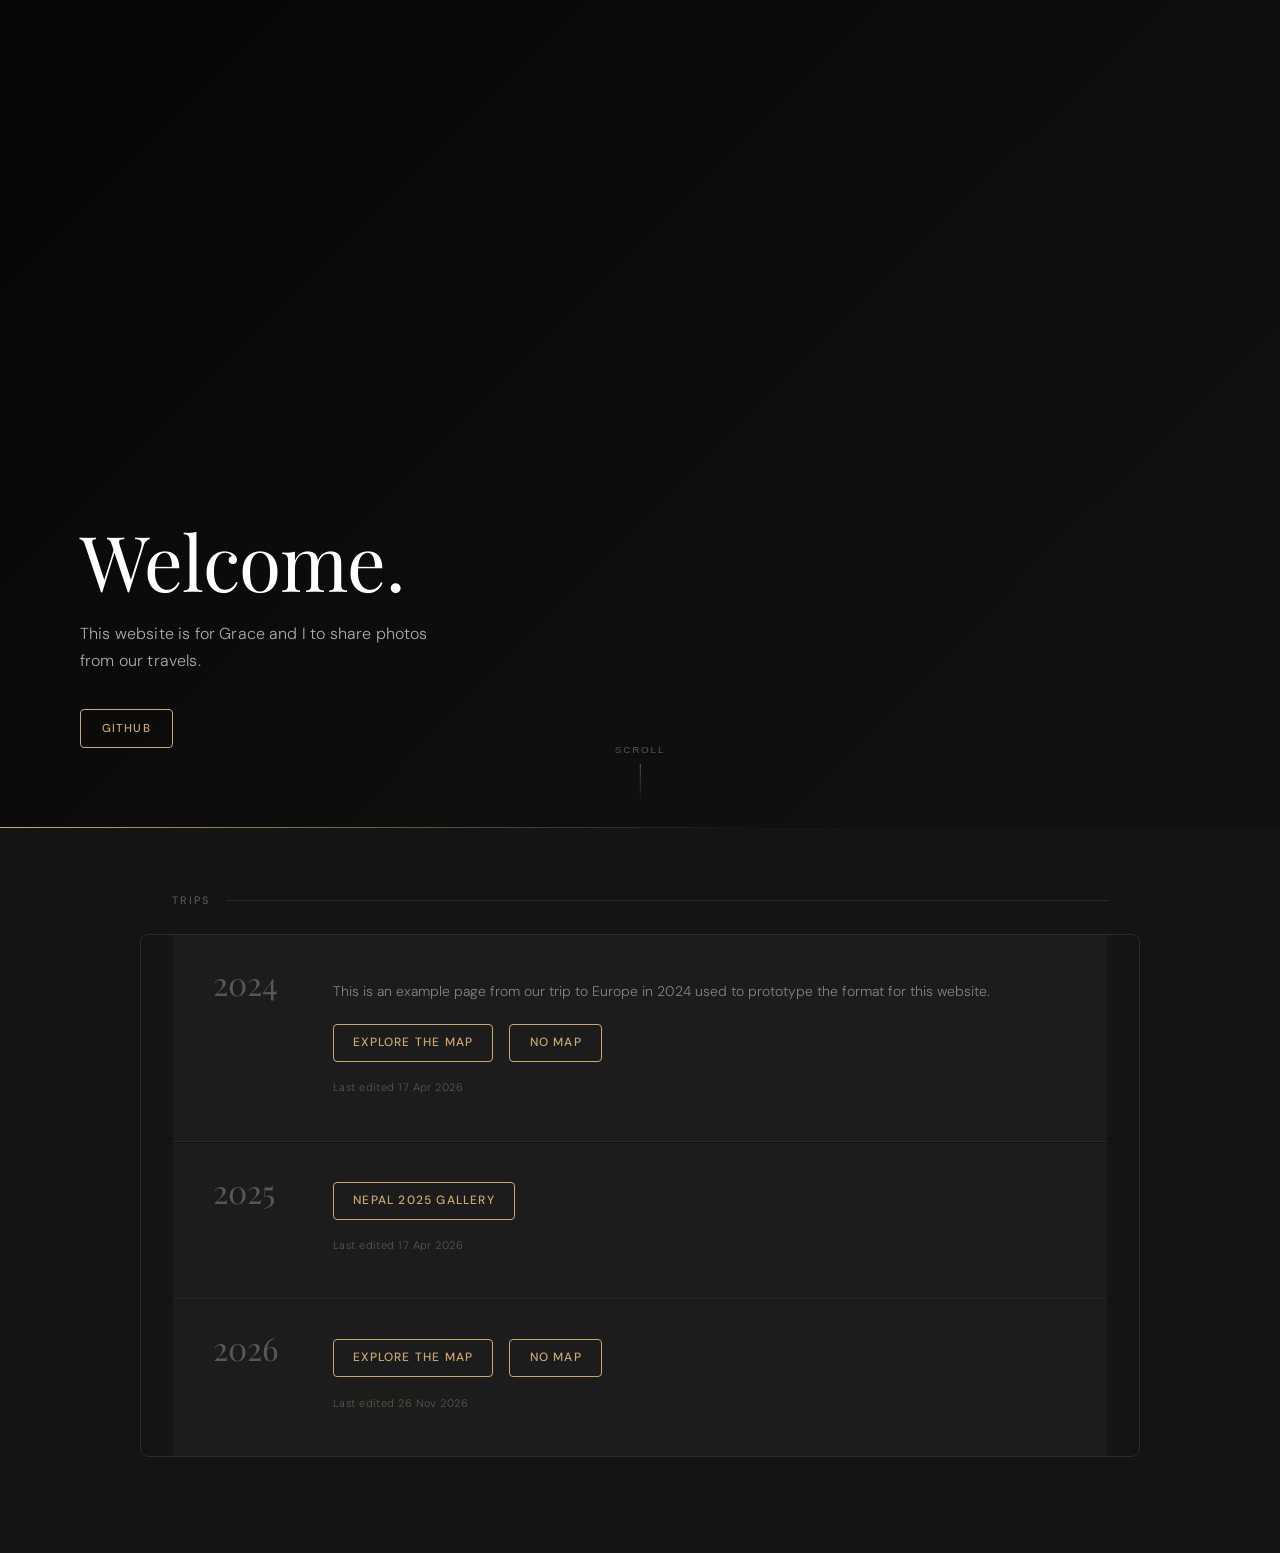
<file: index.html>
<!DOCTYPE html>
<html lang="en">
<head>
  <meta charset="UTF-8">
  <meta name="viewport" content="width=device-width, initial-scale=1.0">
  <title>Grace and Rushan</title>
  <link rel="icon" href="/favicon.ico">
  <link rel="stylesheet" href="./style/shared.css">
  <link rel="stylesheet" href="./style/homepage.css">
</head>
<body>

  <header class="hero">
    <div class="hero-content">
      <h1>Welcome.</h1>
      <p>This website is for Grace and I to share photos from our travels.</p>
      <a href="https://github.com/ShanShanTukBoi/ShanShanTukBoi.github.io" class="btn">GitHub</a>
    </div>
    <div class="hero-scroll" aria-hidden="true">Scroll</div>
  </header>

  <div class="sections-label">
    <span>Trips</span>
  </div>

  <main class="sections">
    <section class="travel-card" data-json="data/2024/trip.json">
      <div class="travel-card-year">2024</div>
      <div class="travel-card-body">
        <h2>2024</h2>
        <p>This is an example page from our trip to Europe in 2024 used to prototype the format for this website.</p>
        <a href="pages/map.html?trip=2024"  class="btn">Explore the map</a>
        <a href="pages/blog.html?trip=2024" class="btn">No map</a>
      </div>
    </section>

    <section class="travel-card" data-json="data/nepal_2025.json">
      <div class="travel-card-year">2025</div>
      <div class="travel-card-body">
        <h2>2025</h2>
        <a href="pages/gallery.html?gallery=nepal_2025" class="btn">Nepal 2025 gallery</a>
      </div>
    </section>

    <section class="travel-card" data-json="data/2026/trip.json">
      <div class="travel-card-year">2026</div>
      <div class="travel-card-body">
        <h2>2026</h2>
        <a href="pages/map.html?trip=2026"  class="btn">Explore the map</a>
        <a href="pages/blog.html?trip=2026" class="btn">No map</a>
      </div>
    </section>
  </main>

  <script>
    async function addLastEditedTags() {
      const cards = document.querySelectorAll(".travel-card[data-json]");

      for (const card of cards) {
        try {
          const res = await fetch(card.dataset.json);
          if (!res.ok) throw new Error(`Failed to load ${card.dataset.json}`);

          const data = await res.json();
          if (!data.generated_at) continue;

          const formatted = new Date(data.generated_at).toLocaleDateString("en-AU", {
            day: "numeric", month: "short", year: "numeric"
          });

          const tag = document.createElement("p");
          tag.className   = "last-edited";
          tag.textContent = `Last edited ${formatted}`;
          card.querySelector(".travel-card-body").appendChild(tag);
        } catch (err) {
          console.warn(err);
        }
      }
    }

    document.addEventListener("DOMContentLoaded", addLastEditedTags);
  </script>

</body>
</html>
</file>
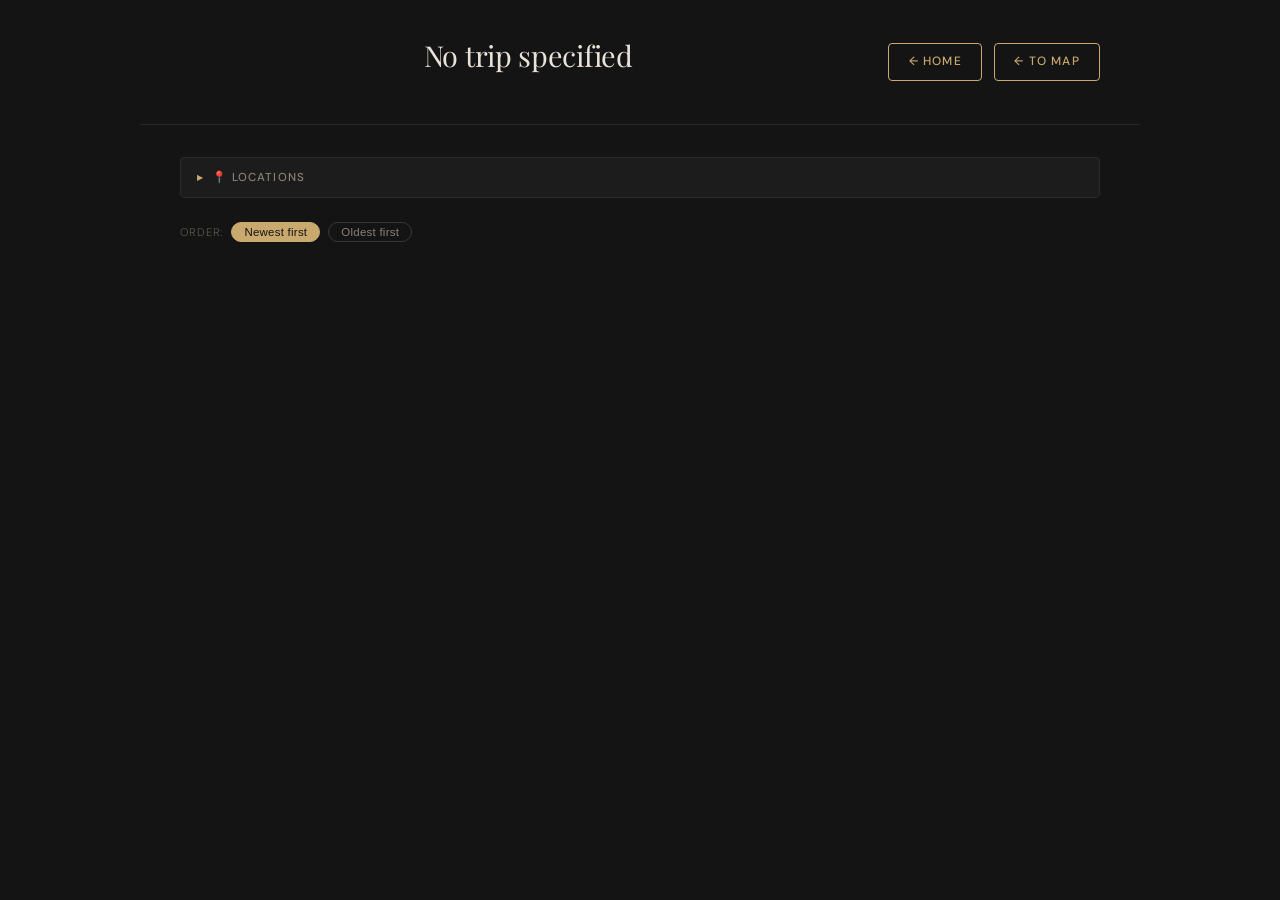
<file: pages/blog.html>
<!DOCTYPE html>
<html lang="en">
<head>
  <meta charset="UTF-8">
  <meta name="viewport" content="width=device-width, initial-scale=1.0">
  <title>Travel Blog</title>
  <link rel="stylesheet" href="../style/shared.css">
  <link rel="stylesheet" href="../style/gallery.css">
  <link rel="stylesheet" href="../style/blog.css">
</head>
<body>

  <header>
    <h1 id="gallery-title">Gallery</h1>
    <a href="../index.html" class="btn">← Home</a>
    <a href="map.html"      class="btn" id="back-link">← To map</a>
  </header>

  <div id="toc">
    <details>
      <summary>📍 Locations</summary>
      <div id="toc-list"></div>
    </details>
  </div>

  <div id="sort-toggle">
    <span>Order:</span>
    <button class="sort-btn active" id="btn-newest" onclick="setOrder('newest')">Newest first</button>
    <button class="sort-btn"        id="btn-oldest" onclick="setOrder('oldest')">Oldest first</button>
  </div>

  <div id="pagination-top" class="pagination-bar"></div>
  <div id="gallery"></div>
  <div id="pagination-bottom" class="pagination-bar"></div>

  <div id="lightbox">
    <span   id="lightbox-close">&times;</span>
    <button id="lightbox-prev">&#8249;</button>
    <img    id="lightbox-img" alt="Expanded photo">
    <button id="lightbox-next">&#8250;</button>
    <span   id="lightbox-counter"></span>
  </div>

  <script src="../js/blog.js"></script>

</body>
</html>
</file>
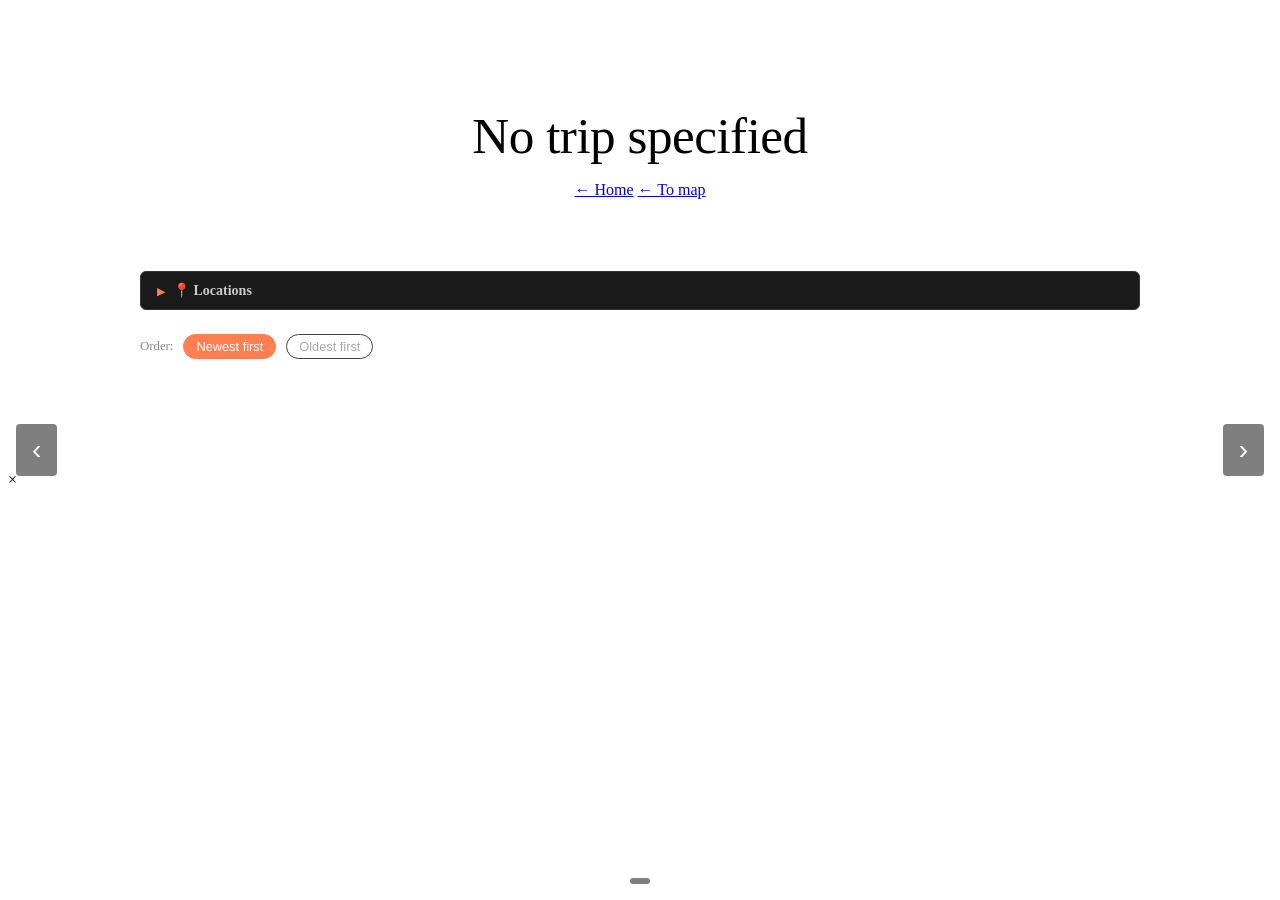
<file: pages/map-gallery.html>
<!DOCTYPE html>
<html lang="en">
<head>
  <meta charset="UTF-8">
  <meta name="viewport" content="width=device-width, initial-scale=1.0">
  <title>Travel Gallery</title>

  <link rel="stylesheet" href="../style/gallery.css">
  <style>
    #gallery-title {
      margin-bottom: 1rem;
    }

    #gallery {
      max-width: 1000px;
      margin: 0 auto;
      padding: 20px;
    }

    section.location {
      margin-bottom: 40px;
      padding-bottom: 30px;
      border-bottom: 2px solid #333;
    }

    section.location:last-child {
      border-bottom: none;
    }

    section.location h2 {
      margin-top: 0;
      margin-bottom: 20px;
      color: #ff7f50;
    }

    .post {
      margin-bottom: 30px;
      padding: 0 0 20px 0;
    }

    .post h3 {
      margin-top: 0.25rem;
      margin-bottom: 10px;
    }

    .post p {
      margin: 0 0 15px 0;
      color: #ccc;
    }

    .post .gallery {
      display: flex;
      flex-wrap: wrap;
      gap: 10px;
    }

    .post .gallery img {
      flex: 1 1 calc(33.333% - 7px);
      height: auto;
      object-fit: cover;
      min-width: 200px;
    }

    @media (max-width: 768px) {
      .post .gallery img {
        flex: 1 1 calc(50% - 5px);
      }
    }

    @media (max-width: 480px) {
      .post .gallery img {
        flex: 1 1 100%;
      }
    }

    /* Post header */
    .post-header {
      display: flex;
      align-items: center;
      gap: 10px;
      margin-bottom: 0.25rem;
      text-align: left;
    }

    .avatar {
      width: 36px;
      height: 36px;
      border-radius: 50%;
      border: 1.5px solid #e8e8e8;
      flex-shrink: 0;
      object-fit: cover;
      margin: 0;
      display: block;
    }

    .post-meta {
      display: flex;
      flex-direction: column;
      gap: 2px;
      line-height: 1;
    }

    .author {
      font-size: 0.875rem;
      font-weight: 600;
      color: #ffffff;
    }

    .post-date {
      font-size: 0.75rem;
      color: #aaa;
      margin-top: 2px;
      margin-bottom: 2px;
    }

    /* Shared pagination style for top + bottom */
    .pagination-bar {
      max-width: 1000px;
      margin: 0 auto;
      padding: 0 20px;
      display: flex;
      align-items: center;
      justify-content: center;
      gap: 8px;
      flex-wrap: wrap;
    }

    #pagination-top {
      margin-bottom: 20px;
    }

    #pagination-bottom {
      margin: 0 auto 40px;
    }

    .pagination-bar button {
      background: #1a1a1a;
      color: #ccc;
      border: 1px solid #333;
      padding: 6px 14px;
      border-radius: 4px;
      cursor: pointer;
      font-size: 0.875rem;
      transition: background 0.15s, color 0.15s, border-color 0.15s;
    }

    .pagination-bar button:hover:not(:disabled) {
      background: #2a2a2a;
      color: #fff;
      border-color: #555;
    }

    .pagination-bar button.active {
      background: #ff7f50;
      color: #fff;
      border-color: #ff7f50;
      font-weight: 600;
    }

    .pagination-bar button:disabled {
      opacity: 0.35;
      cursor: default;
    }

    .pagination-bar .page-info {
      font-size: 0.8rem;
      color: #888;
      margin: 0 4px;
    }

    /* Table of contents */
    #toc {
      max-width: 1000px;
      margin: 0 auto 24px;
      padding: 0 20px;
    }

    #toc details {
      background: #1a1a1a;
      border: 1px solid #333;
      border-radius: 6px;
      overflow: hidden;
    }

    #toc summary {
      padding: 10px 16px;
      cursor: pointer;
      font-size: 0.875rem;
      font-weight: 600;
      color: #ccc;
      list-style: none;
      display: flex;
      align-items: center;
      gap: 8px;
      user-select: none;
    }

    #toc summary::-webkit-details-marker { display: none; }

    #toc summary::before {
      content: "▶";
      font-size: 0.65rem;
      color: #ff7f50;
      transition: transform 0.2s;
      display: inline-block;
    }

    #toc details[open] summary::before {
      transform: rotate(90deg);
    }

    #toc summary:hover {
      color: #fff;
    }

    #toc-list {
      padding: 8px 16px 12px;
      display: flex;
      flex-wrap: wrap;
      gap: 6px;
      border-top: 1px solid #2a2a2a;
    }

    #toc-list button {
      background: transparent;
      border: 1px solid #444;
      color: #ccc;
      padding: 4px 12px;
      border-radius: 20px;
      font-size: 0.8rem;
      cursor: pointer;
      transition: background 0.15s, color 0.15s, border-color 0.15s;
      white-space: nowrap;
    }

    #toc-list button:hover {
      background: #ff7f50;
      color: #fff;
      border-color: #ff7f50;
    }

    #toc-list button.toc-current-page {
      border-color: #ff7f50;
      color: #ff7f50;
    }

    /* Sort toggle */
    #sort-toggle {
      max-width: 1000px;
      margin: 0 auto 12px;
      padding: 0 20px;
      display: flex;
      align-items: center;
      gap: 10px;
    }

    #sort-toggle span {
      font-size: 0.8rem;
      color: #888;
    }

    .sort-btn {
      background: transparent;
      border: 1px solid #444;
      color: #aaa;
      padding: 4px 12px;
      border-radius: 20px;
      font-size: 0.8rem;
      cursor: pointer;
      transition: background 0.15s, color 0.15s, border-color 0.15s;
    }

    .sort-btn.active {
      background: #ff7f50;
      color: #fff;
      border-color: #ff7f50;
    }

    .sort-btn:not(.active):hover {
      border-color: #888;
      color: #fff;
    }

    /* Lightbox arrows */
    #lightbox-prev,
    #lightbox-next {
      position: absolute;
      top: 50%;
      transform: translateY(-50%);
      background: rgba(0,0,0,0.5);
      color: #fff;
      border: none;
      font-size: 1.75rem;
      line-height: 1;
      padding: 12px 16px;
      cursor: pointer;
      border-radius: 4px;
      transition: background 0.15s;
      user-select: none;
      z-index: 10;
    }

    #lightbox-prev { left: 16px; }
    #lightbox-next { right: 16px; }

    #lightbox-prev:hover,
    #lightbox-next:hover { background: rgba(0,0,0,0.85); }

    #lightbox-prev:disabled,
    #lightbox-next:disabled { opacity: 0.2; cursor: default; }

    #lightbox-counter {
      position: absolute;
      bottom: 16px;
      left: 50%;
      transform: translateX(-50%);
      font-size: 0.8rem;
      color: #aaa;
      background: rgba(0,0,0,0.5);
      padding: 3px 10px;
      border-radius: 20px;
    }
  </style>
</head>
<body>

<header>
  <h1 id="gallery-title">Gallery</h1>
  <a href="../index.html" class="btn">← Home</a>
  <a href="map.html" id="back-link" class="btn">← To map</a>
</header>

<div id="toc">
  <details>
    <summary>📍 Locations</summary>
    <div id="toc-list"></div>
  </details>
</div>

<div id="sort-toggle">
  <span>Order:</span>
  <button class="sort-btn active" id="btn-newest" onclick="setOrder('newest')">Newest first</button>
  <button class="sort-btn" id="btn-oldest" onclick="setOrder('oldest')">Oldest first</button>
</div>

<div id="pagination-top" class="pagination-bar"></div>
<div id="gallery"></div>
<div id="pagination-bottom" class="pagination-bar"></div>

<!-- Lightbox -->
<div id="lightbox">
  <span id="lightbox-close">&times;</span>
  <button id="lightbox-prev">&#8249;</button>
  <img id="lightbox-img">
  <button id="lightbox-next">&#8250;</button>
  <span id="lightbox-counter"></span>
</div>

<script>
const lightbox = document.getElementById("lightbox");
const lightboxImg = document.getElementById("lightbox-img");
const lightboxClose = document.getElementById("lightbox-close");
const lightboxPrev = document.getElementById("lightbox-prev");
const lightboxNext = document.getElementById("lightbox-next");
const lightboxCounter = document.getElementById("lightbox-counter");

let lightboxPhotos = [];  // all photo URLs on the current page
let lightboxIndex = 0;

function openLightbox(photos, index) {
  lightboxPhotos = photos;
  lightboxIndex = index;
  updateLightbox();
  lightbox.style.display = "flex";
}

function updateLightbox() {
  lightboxImg.src = lightboxPhotos[lightboxIndex];
  lightboxCounter.textContent = `${lightboxIndex + 1} / ${lightboxPhotos.length}`;
  lightboxPrev.disabled = lightboxIndex === 0;
  lightboxNext.disabled = lightboxIndex === lightboxPhotos.length - 1;
}

lightboxClose.onclick = () => lightbox.style.display = "none";
lightbox.onclick = e => { if (e.target === lightbox) lightbox.style.display = "none"; }
lightboxPrev.onclick = e => { e.stopPropagation(); lightboxIndex--; updateLightbox(); };
lightboxNext.onclick = e => { e.stopPropagation(); lightboxIndex++; updateLightbox(); };

document.addEventListener("keydown", e => {
  if (lightbox.style.display !== "flex") return;
  if (e.key === "ArrowLeft"  && lightboxIndex > 0) { lightboxIndex--; updateLightbox(); }
  if (e.key === "ArrowRight" && lightboxIndex < lightboxPhotos.length - 1) { lightboxIndex++; updateLightbox(); }
  if (e.key === "Escape") lightbox.style.display = "none";
});

const params = new URLSearchParams(window.location.search);
const trip = params.get("trip");

const POSTS_PER_PAGE = 5;

let allFlatPosts = [];  // chronological, never mutated
let allUsers = {};
let currentOrder = 'newest';

function getSortedPosts() {
  return currentOrder === 'newest' ? [...allFlatPosts].reverse() : [...allFlatPosts];
}

function setOrder(order) {
  if (order === currentOrder) return;
  currentOrder = order;
  document.getElementById('btn-newest').classList.toggle('active', order === 'newest');
  document.getElementById('btn-oldest').classList.toggle('active', order === 'oldest');
  const sorted = getSortedPosts();
  renderTOC(sorted, 0, allUsers);
  goToPage(sorted, 0, allUsers);
}

function formatDate(dateString) {
  const date = new Date(dateString);
  return date.toLocaleDateString('en-AU', {
    day: 'numeric',
    month: 'short',
    year: 'numeric'
  });
}

// Flatten all posts across locations into a single list,
// keeping track of which location each post belongs to.
function flattenPosts(locations) {
  const flat = [];
  for (const location of locations) {
    if (!location.posts || location.posts.length === 0) continue;
    for (const post of location.posts) {
      flat.push({ location, post });
    }
  }
  return flat;
}

// Build a map of locationName -> first page index it appears on
function buildLocationPageMap(flatPosts) {
  const map = {}; // locationName -> page index
  flatPosts.forEach(({ location }, i) => {
    const page = Math.floor(i / POSTS_PER_PAGE);
    if (!(location.name in map)) map[location.name] = page;
  });
  return map;
}

function renderTOC(flatPosts, currentPage, users) {
  const tocList = document.getElementById("toc-list");
  tocList.innerHTML = "";
  const locationPageMap = buildLocationPageMap(flatPosts);

  for (const [name, page] of Object.entries(locationPageMap)) {
    const btn = document.createElement("button");
    btn.textContent = name;
    if (page === currentPage) btn.classList.add("toc-current-page");
    btn.onclick = () => goToPage(flatPosts, page, users);
    tocList.appendChild(btn);
  }
}

function renderPage(flatPosts, users, page) {
  const galleryDiv = document.getElementById("gallery");
  galleryDiv.innerHTML = "";

  const start = page * POSTS_PER_PAGE;
  const end = Math.min(start + POSTS_PER_PAGE, flatPosts.length);
  const pagePosts = flatPosts.slice(start, end);

  // Group consecutive posts that share the same location
  let currentLocationName = null;
  let locationSection = null;

  for (const { location, post } of pagePosts) {
    if (location.name !== currentLocationName) {
      currentLocationName = location.name;
      locationSection = document.createElement("section");
      locationSection.className = "location";

      const locationTitle = document.createElement("h2");
      locationTitle.textContent = location.name;
      locationSection.appendChild(locationTitle);

      galleryDiv.appendChild(locationSection);
    }

    const postDiv = document.createElement("div");
    postDiv.className = "post";

    const user = users[post.username] || {
      display_name: post.username || "Unknown",
      avatar: `https://github.com/${post.username}.png`
    };

    const postHeader = document.createElement("div");
    postHeader.className = "post-header";

    const avatar = document.createElement("img");
    avatar.src = user.avatar;
    avatar.alt = user.display_name;
    avatar.className = "avatar";

    const postMeta = document.createElement("div");
    postMeta.className = "post-meta";

    const author = document.createElement("span");
    author.className = "author";
    author.textContent = user.display_name;

    const dateEl = document.createElement("span");
    dateEl.className = "post-date";
    dateEl.textContent = formatDate(post.date);

    postMeta.appendChild(author);
    postMeta.appendChild(dateEl);
    postHeader.appendChild(avatar);
    postHeader.appendChild(postMeta);
    postDiv.appendChild(postHeader);

    const postTitle = document.createElement("h3");
    postTitle.textContent = post.title;
    postDiv.appendChild(postTitle);

    if (post.text) {
      const postText = document.createElement("p");
      postText.textContent = post.text;
      postDiv.appendChild(postText);
    }

    const photoGrid = document.createElement("div");
    photoGrid.className = "gallery";
    const postPhotos = post.photos || [];

    postPhotos.forEach((url, i) => {
      const img = document.createElement("img");
      img.src = url;
      img.alt = post.title || "";
      img.loading = "lazy";
      img.addEventListener("click", () => openLightbox(postPhotos, i));
      photoGrid.appendChild(img);
    });

    postDiv.appendChild(photoGrid);
    locationSection.appendChild(postDiv);
  }

  window.scrollTo({ top: 0, behavior: "smooth" });
}

function buildPaginationBar(container, flatPosts, currentPage, users) {
  container.innerHTML = "";
  const totalPages = Math.ceil(flatPosts.length / POSTS_PER_PAGE);
  if (totalPages <= 1) return;

  const prevBtn = document.createElement("button");
  prevBtn.textContent = "← Prev";
  prevBtn.disabled = currentPage === 0;
  prevBtn.onclick = () => goToPage(flatPosts, currentPage - 1, users);
  container.appendChild(prevBtn);

  for (const p of getPageRange(currentPage, totalPages)) {
    if (p === "...") {
      const ellipsis = document.createElement("span");
      ellipsis.className = "page-info";
      ellipsis.textContent = "…";
      container.appendChild(ellipsis);
    } else {
      const btn = document.createElement("button");
      btn.textContent = p + 1;
      if (p === currentPage) btn.classList.add("active");
      btn.onclick = () => goToPage(flatPosts, p, users);
      container.appendChild(btn);
    }
  }

  const nextBtn = document.createElement("button");
  nextBtn.textContent = "Next →";
  nextBtn.disabled = currentPage === totalPages - 1;
  nextBtn.onclick = () => goToPage(flatPosts, currentPage + 1, users);
  container.appendChild(nextBtn);

  const info = document.createElement("span");
  info.className = "page-info";
  const start = currentPage * POSTS_PER_PAGE + 1;
  const end = Math.min((currentPage + 1) * POSTS_PER_PAGE, flatPosts.length);
  info.textContent = `${start}–${end} of ${flatPosts.length} posts`;
  container.appendChild(info);
}

function renderPagination(flatPosts, currentPage, users) {
  buildPaginationBar(document.getElementById("pagination-top"), flatPosts, currentPage, users);
  buildPaginationBar(document.getElementById("pagination-bottom"), flatPosts, currentPage, users);
}

// Returns an array of page indices (numbers) and "..." strings
function getPageRange(current, total) {
  if (total <= 7) return Array.from({ length: total }, (_, i) => i);
  const pages = [];
  pages.push(0);
  if (current > 2) pages.push("...");
  for (let i = Math.max(1, current - 1); i <= Math.min(total - 2, current + 1); i++) {
    pages.push(i);
  }
  if (current < total - 3) pages.push("...");
  pages.push(total - 1);
  return pages;
}

function goToPage(flatPosts, page, users) {
  renderPage(flatPosts, users, page);
  renderPagination(flatPosts, page, users);
  renderTOC(flatPosts, page, users);
}

if (!trip) {
  document.getElementById("gallery-title").textContent = "No trip specified";
} else {
  document.getElementById('back-link').href = `map.html?trip=${trip}`;

  let users = {};

  fetch("../users.json")
    .then(res => res.json())
    .then(data => { users = data; })
    .catch(() => {})
    .finally(() => {
      fetch(`../data/${trip}/trip.json`)
        .then(res => {
          if (!res.ok) throw new Error("Trip data not found");
          return res.json();
        })
        .then(data => {
          document.title = data.title || "Gallery";
          document.getElementById("gallery-title").textContent = data.title || "Gallery";

          allFlatPosts = flattenPosts(data.locations);
          allUsers = users;
          const sorted = getSortedPosts();
          renderTOC(sorted, 0, allUsers);
          goToPage(sorted, 0, allUsers);
        })
        .catch(err => {
          document.getElementById("gallery-title").textContent = "Gallery not found: " + err.message;
          console.error(err);
        });
    });
}
</script>
</body>
</html>
</file>
<file: style/shared.css>
/* =============================================================
   shared.css — styles used across two or more pages
   ============================================================= */

@import url('https://fonts.googleapis.com/css2?family=Playfair+Display:ital,wght@0,400;0,600;1,400&family=DM+Sans:wght@300;400;500&display=swap');

/* ── Reset ── */
*, *::before, *::after {
  box-sizing: border-box;
  margin: 0;
  padding: 0;
}

/* ── CSS Variables ── */
:root {
  --bg:         #141414;
  --bg-surface: #1c1c1c;
  --bg-raised:  #242424;
  --border:     #2a2a2a;
  --border-mid: #383838;
  --text:       #e8e2d9;
  --text-muted: #8a8278;
  --text-dim:   #5a5650;
  --accent:     #c9a96e;
  --accent-dim: rgba(201,169,110,0.10);
  --accent-hover: #dbbe8a;
  --serif:      'Playfair Display', Georgia, serif;
  --sans:       'DM Sans', system-ui, sans-serif;
  --radius:     4px;
  --radius-lg:  8px;
  --transition: 0.2s ease;
}

/* ── Base ── */
body {
  font-family: var(--sans);
  background: var(--bg);
  color: var(--text);
  line-height: 1.65;
  font-weight: 300;
  -webkit-font-smoothing: antialiased;
}

/* ── Button ── */
.btn {
  display: inline-block;
  padding: 0.5rem 1.2rem;
  background: transparent;
  color: var(--accent);
  border: 1px solid var(--accent);
  border-radius: var(--radius);
  text-decoration: none;
  font-family: var(--sans);
  font-weight: 500;
  font-size: 0.75rem;
  letter-spacing: 0.1em;
  text-transform: uppercase;
  transition: background var(--transition), color var(--transition);
}
.btn:hover {
  background: var(--accent);
  color: var(--bg);
}

/* ── Post cards ── */
.post {
  border-top: 1px solid var(--border);
  padding-top: 1.5rem;
  margin-top: 1.5rem;
}
.post:first-of-type {
  border-top: none;
  padding-top: 0;
  margin-top: 0.75rem;
}

/* ── Post header: avatar + name + date ── */
.post-header {
  display: flex;
  align-items: center;
  gap: 10px;
  margin-bottom: 0.5rem;
}
.avatar {
  width: 30px;
  height: 30px;
  border-radius: 50%;
  border: 1px solid var(--border-mid);
  flex-shrink: 0;
  object-fit: cover;
  display: block;
}
.post-meta {
  display: flex;
  flex-direction: column;
  gap: 2px;
  line-height: 1;
}
.author {
  font-size: 0.78rem;
  font-weight: 500;
  color: var(--text);
  letter-spacing: 0.02em;
}
.post-date {
  font-size: 0.68rem;
  color: var(--text-muted);
  margin-top: 2px;
  letter-spacing: 0.04em;
}
.post h3 {
  font-family: var(--serif);
  font-weight: 400;
  font-size: 1.15rem;
  margin-top: 0.4rem;
  margin-bottom: 0.4rem;
  color: var(--text);
  line-height: 1.4;
}

/* ── Lightbox ── */
#lightbox {
  position: fixed;
  inset: 0;
  background: rgba(0, 0, 0, 0.97);
  display: none;
  align-items: center;
  justify-content: center;
  z-index: 2000;
  padding: 20px;
}
#lightbox.open { display: flex; }
#lightbox-img {
  max-width: 95vw;
  max-height: 90vh;
  border-radius: 2px;
}
#lightbox-close {
  position: absolute;
  top: 24px;
  right: 32px;
  font-size: 26px;
  color: var(--text-muted);
  cursor: pointer;
  user-select: none;
  line-height: 1;
  transition: color var(--transition);
  font-weight: 300;
}
#lightbox-close:hover { color: var(--text); }

#lightbox-prev,
#lightbox-next {
  position: absolute;
  top: 50%;
  transform: translateY(-50%);
  background: transparent;
  color: var(--text-muted);
  border: 1px solid var(--border-mid);
  font-size: 1.3rem;
  line-height: 1;
  padding: 14px 18px;
  cursor: pointer;
  border-radius: var(--radius);
  transition: color var(--transition), border-color var(--transition), background var(--transition);
  user-select: none;
  z-index: 10;
}
#lightbox-prev { left: 20px; }
#lightbox-next { right: 20px; }
#lightbox-prev:hover,
#lightbox-next:hover {
  color: var(--text);
  border-color: var(--text-muted);
  background: rgba(255,255,255,0.04);
}
#lightbox-prev:disabled,
#lightbox-next:disabled { opacity: 0.12; cursor: default; }

#lightbox-counter {
  position: absolute;
  bottom: 20px;
  left: 50%;
  transform: translateX(-50%);
  font-size: 0.68rem;
  color: var(--text-dim);
  letter-spacing: 0.12em;
  text-transform: uppercase;
}
</file>
<file: style/homepage.css>
/* =============================================================
   homepage.css — styles specific to index.html
   ============================================================= */

body {
  background: var(--bg);
}

/* ── Hero ── */
.hero {
  position: relative;
  display: flex;
  align-items: flex-end;
  justify-content: flex-start;
  height: 92vh;
  overflow: hidden;
  padding: 0 0 5rem 5rem;
  background:
    url("https://i.imgur.com/Rz3YtQX.jpg") center / cover no-repeat;
}

/* Dark gradient overlay */
.hero::before {
  content: '';
  position: absolute;
  inset: 0;
  background: linear-gradient(
    135deg,
    rgba(0,0,0,0.72) 0%,
    rgba(0,0,0,0.30) 60%,
    rgba(0,0,0,0.15) 100%
  );
}

/* Thin gold rule at the bottom of hero */
.hero::after {
  content: '';
  position: absolute;
  bottom: 0;
  left: 0;
  right: 0;
  height: 1px;
  background: linear-gradient(90deg, var(--accent), transparent 60%);
}

.hero-content {
  position: relative;
  z-index: 1;
  max-width: 560px;
}

.hero-content h1 {
  font-family: var(--serif);
  font-size: clamp(2.8rem, 6vw, 5rem);
  font-weight: 400;
  line-height: 1.05;
  color: #fff;
  margin-bottom: 1.2rem;
  letter-spacing: -0.01em;
}

.hero-content p {
  font-size: 1rem;
  color: rgba(255,255,255,0.65);
  margin-bottom: 2.2rem;
  font-weight: 300;
  letter-spacing: 0.01em;
  max-width: 380px;
  line-height: 1.7;
}

.hero .btn {
  font-size: 0.72rem;
  padding: 0.55rem 1.3rem;
}

/* ── Section label above cards ── */
.sections-label {
  max-width: 1000px;
  margin: 4rem auto 1.5rem;
  padding: 0 2rem;
  display: flex;
  align-items: center;
  gap: 1rem;
}
.sections-label span {
  font-size: 0.68rem;
  font-weight: 500;
  letter-spacing: 0.18em;
  text-transform: uppercase;
  color: var(--text-dim);
  white-space: nowrap;
}
.sections-label::after {
  content: '';
  flex: 1;
  height: 1px;
  background: var(--border);
}

/* ── Trip cards ── */
.sections {
  max-width: 1000px;
  margin: 0 auto 6rem;
  padding: 0 2rem;
  display: grid;
  gap: 1px;
  border: 1px solid var(--border);
  border-radius: var(--radius-lg);
  overflow: hidden;
}

.travel-card {
  background: var(--bg-surface);
  padding: 2rem 2.5rem;
  position: relative;
  display: flex;
  align-items: baseline;
  gap: 2.5rem;
  transition: background var(--transition);
  border-bottom: 1px solid var(--border);
}
.travel-card:last-child { border-bottom: none; }
.travel-card:hover { background: var(--bg-raised); }

.travel-card-year {
  font-family: var(--serif);
  font-size: 2rem;
  font-weight: 400;
  color: var(--text-dim);
  flex-shrink: 0;
  width: 5rem;
  line-height: 1;
  transition: color var(--transition);
}
.travel-card:hover .travel-card-year { color: var(--accent); }

.travel-card-body {
  flex: 1;
  display: flex;
  flex-wrap: wrap;
  align-items: center;
  gap: 0.6rem 1rem;
}

.travel-card h2 {
  /* hide the original h2, year shown separately */
  display: none;
}

.travel-card p {
  width: 100%;
  font-size: 0.875rem;
  color: var(--text-muted);
  font-weight: 300;
  margin-bottom: 0.75rem;
  line-height: 1.6;
}

.travel-card .btn {
  margin-right: 0;
}

.travel-card .last-edited {
  width: 100%;
  font-size: 0.68rem;
  color: var(--text-dim);
  letter-spacing: 0.04em;
  margin-top: 0.5rem;
}

/* ── Responsive ── */
@media (max-width: 768px) {
  .hero { padding: 0 0 3rem 2rem; }
  .hero-content h1 { font-size: 2.6rem; }
  .travel-card { flex-direction: column; gap: 0.75rem; padding: 1.5rem; }
  .travel-card-year { width: auto; font-size: 1.5rem; }
  .sections-label { margin-top: 3rem; }
}

/* ── Animated scroll indicator ── */
.hero-scroll {
  position: absolute;
  bottom: 28px;
  left: 50%;
  transform: translateX(-50%);
  display: flex;
  flex-direction: column;
  align-items: center;
  gap: 6px;
  color: rgba(255,255,255,0.3);
  font-family: 'Inter', sans-serif;
  font-size: 0.62rem;
  letter-spacing: 0.18em;
  text-transform: uppercase;
  animation: bob 2.4s ease-in-out infinite;
}
.hero-scroll::after {
  content: '';
  display: block;
  width: 1px;
  height: 36px;
  background: linear-gradient(to bottom, rgba(255,255,255,0.3), transparent);
}
@keyframes bob {
  0%, 100% { transform: translateX(-50%) translateY(0); }
  50%       { transform: translateX(-50%) translateY(7px); }
}
</file>
<file: style/gallery.css>
/* =============================================================
   gallery.css — styles specific to gallery.html
   ============================================================= */

/* ── Header ── */
header {
  text-align: center;
  padding: 4rem 2rem 2.5rem;
  border-bottom: 1px solid var(--border);
  margin-bottom: 2rem;
}
header h1 {
  font-family: var(--serif);
  font-weight: 400;
  font-size: clamp(2rem, 5vw, 3.2rem);
  color: var(--text);
  letter-spacing: -0.01em;
  margin-bottom: 0.75rem;
}
header p {
  font-size: 0.9rem;
  color: var(--text-muted);
  font-weight: 300;
  max-width: 480px;
  margin: 0 auto 1.5rem;
  line-height: 1.7;
}

/* ── Masonry photo grid ── */
.gallery {
  column-count: 3;
  column-gap: 4px;
  padding: 0 4px;
  max-width: 1400px;
  margin: 0 auto;
}
.gallery img {
  width: 100%;
  height: auto;
  margin-bottom: 4px;
  break-inside: avoid;
  display: block;
  transition: opacity 0.2s;
  cursor: pointer;
}
.gallery img:hover { opacity: 0.85; }

@media (max-width: 900px)  { .gallery { column-count: 2; } }
@media (max-width: 500px)  { .gallery { column-count: 1; } }
</file>
<file: style/blog.css>
/* =============================================================
   blog.css — styles specific to blog.html
   ============================================================= */

/* ── Header ── */
header {
  display: flex;
  align-items: center;
  flex-wrap: wrap;
  gap: 12px;
  padding: 2rem 2.5rem;
  max-width: 1000px;
  margin: 0 auto;
  border-bottom: 1px solid var(--border);
  margin-bottom: 2rem;
}
#gallery-title {
  flex: 1;
  font-family: var(--serif);
  font-size: 1.8rem;
  font-weight: 400;
  color: var(--text);
  letter-spacing: -0.01em;
}

/* ── Gallery container ── */
#gallery {
  max-width: 1000px;
  margin: 0 auto;
  padding: 0 2.5rem 3rem;
}

/* ── Location sections ── */
section.location {
  margin-bottom: 3.5rem;
  padding-bottom: 3rem;
  border-bottom: 1px solid var(--border);
}
section.location:last-child { border-bottom: none; }
section.location h2 {
  font-family: var(--serif);
  font-weight: 400;
  font-size: 1.4rem;
  margin-bottom: 1.5rem;
  color: var(--text);
  display: flex;
  align-items: center;
  gap: 0.75rem;
}
section.location h2::before {
  content: '';
  display: inline-block;
  width: 20px;
  height: 1px;
  background: var(--accent);
  flex-shrink: 0;
}

/* ── Post ── */
.post {
  margin-bottom: 2rem;
  padding-bottom: 1.5rem;
}
.post p {
  margin: 0 0 1rem;
  color: var(--text-muted);
  font-size: 0.9rem;
  line-height: 1.7;
}

/* ── Post photo grid — original fluid layout restored ── */
.post .gallery {
  display: flex;
  flex-wrap: wrap;
  gap: 10px;
}
.post .gallery img {
  flex: 1 1 calc(33.333% - 7px);
  height: auto;
  object-fit: cover;
  min-width: 200px;
  cursor: pointer;
  transition: opacity 0.15s;
}
.post .gallery img:hover { opacity: 0.85; }

/* ── Table of contents ── */
#toc {
  max-width: 1000px;
  margin: 0 auto 1.5rem;
  padding: 0 2.5rem;
}
#toc details {
  background: var(--bg-surface);
  border: 1px solid var(--border);
  border-radius: var(--radius);
  overflow: hidden;
}
#toc summary {
  padding: 0.65rem 1rem;
  cursor: pointer;
  font-size: 0.72rem;
  font-weight: 500;
  letter-spacing: 0.1em;
  text-transform: uppercase;
  color: var(--text-muted);
  list-style: none;
  display: flex;
  align-items: center;
  gap: 8px;
  user-select: none;
  transition: color 0.15s;
}
#toc summary::-webkit-details-marker { display: none; }
#toc summary::before {
  content: "▶";
  font-size: 0.5rem;
  color: var(--accent);
  transition: transform 0.2s;
  display: inline-block;
}
#toc details[open] summary::before { transform: rotate(90deg); }
#toc summary:hover { color: var(--text); }
#toc-list {
  padding: 0.6rem 1rem 0.8rem;
  display: flex;
  flex-wrap: wrap;
  gap: 5px;
  border-top: 1px solid var(--border);
}
#toc-list button {
  background: transparent;
  border: 1px solid var(--border-mid);
  color: var(--text-muted);
  padding: 3px 12px;
  border-radius: 20px;
  font-size: 0.72rem;
  cursor: pointer;
  transition: background 0.15s, color 0.15s, border-color 0.15s;
  white-space: nowrap;
  letter-spacing: 0.02em;
}
#toc-list button:hover,
#toc-list button.toc-current-page:hover {
  background: var(--accent);
  color: var(--bg);
  border-color: var(--accent);
}
#toc-list button.toc-current-page {
  border-color: var(--accent);
  color: var(--accent);
}

/* ── Sort toggle ── */
#sort-toggle {
  max-width: 1000px;
  margin: 0 auto 1rem;
  padding: 0 2.5rem;
  display: flex;
  align-items: center;
  gap: 8px;
}
#sort-toggle span {
  font-size: 0.7rem;
  color: var(--text-dim);
  letter-spacing: 0.08em;
  text-transform: uppercase;
}
.sort-btn {
  background: transparent;
  border: 1px solid var(--border-mid);
  color: var(--text-muted);
  padding: 3px 12px;
  border-radius: 20px;
  font-size: 0.72rem;
  cursor: pointer;
  transition: background 0.15s, color 0.15s, border-color 0.15s;
  letter-spacing: 0.02em;
}
.sort-btn.active {
  background: var(--accent);
  color: var(--bg);
  border-color: var(--accent);
}
.sort-btn:not(.active):hover {
  border-color: var(--text-muted);
  color: var(--text);
}

/* ── Pagination ── */
.pagination-bar {
  max-width: 1000px;
  margin: 0 auto;
  padding: 0 2.5rem;
  display: flex;
  align-items: center;
  justify-content: center;
  gap: 6px;
  flex-wrap: wrap;
}
#pagination-top    { margin-bottom: 2rem; }
#pagination-bottom { margin-top: 1rem; margin-bottom: 3rem; }

.pagination-bar button {
  background: transparent;
  color: var(--text-muted);
  border: 1px solid var(--border);
  padding: 5px 12px;
  border-radius: var(--radius);
  cursor: pointer;
  font-size: 0.78rem;
  transition: background 0.15s, color 0.15s, border-color 0.15s;
  letter-spacing: 0.03em;
}
.pagination-bar button:hover:not(:disabled) {
  border-color: var(--border-mid);
  color: var(--text);
}
.pagination-bar button.active {
  background: var(--accent);
  color: var(--bg);
  border-color: var(--accent);
  font-weight: 500;
}
.pagination-bar button:disabled {
  opacity: 0.25;
  cursor: default;
}
.pagination-bar .page-info {
  font-size: 0.7rem;
  color: var(--text-dim);
  margin: 0 4px;
  letter-spacing: 0.04em;
}

/* ── Responsive ── */
@media (max-width: 768px) {
  header { padding: 1.5rem; }
  #gallery { padding: 0 1.5rem 2rem; }
  #toc, #sort-toggle, .pagination-bar { padding: 0 1.5rem; }
  .post .gallery img { flex: 1 1 calc(50% - 5px); }
}
@media (max-width: 480px) {
  .post .gallery img { flex: 1 1 100%; }
}
</file>
